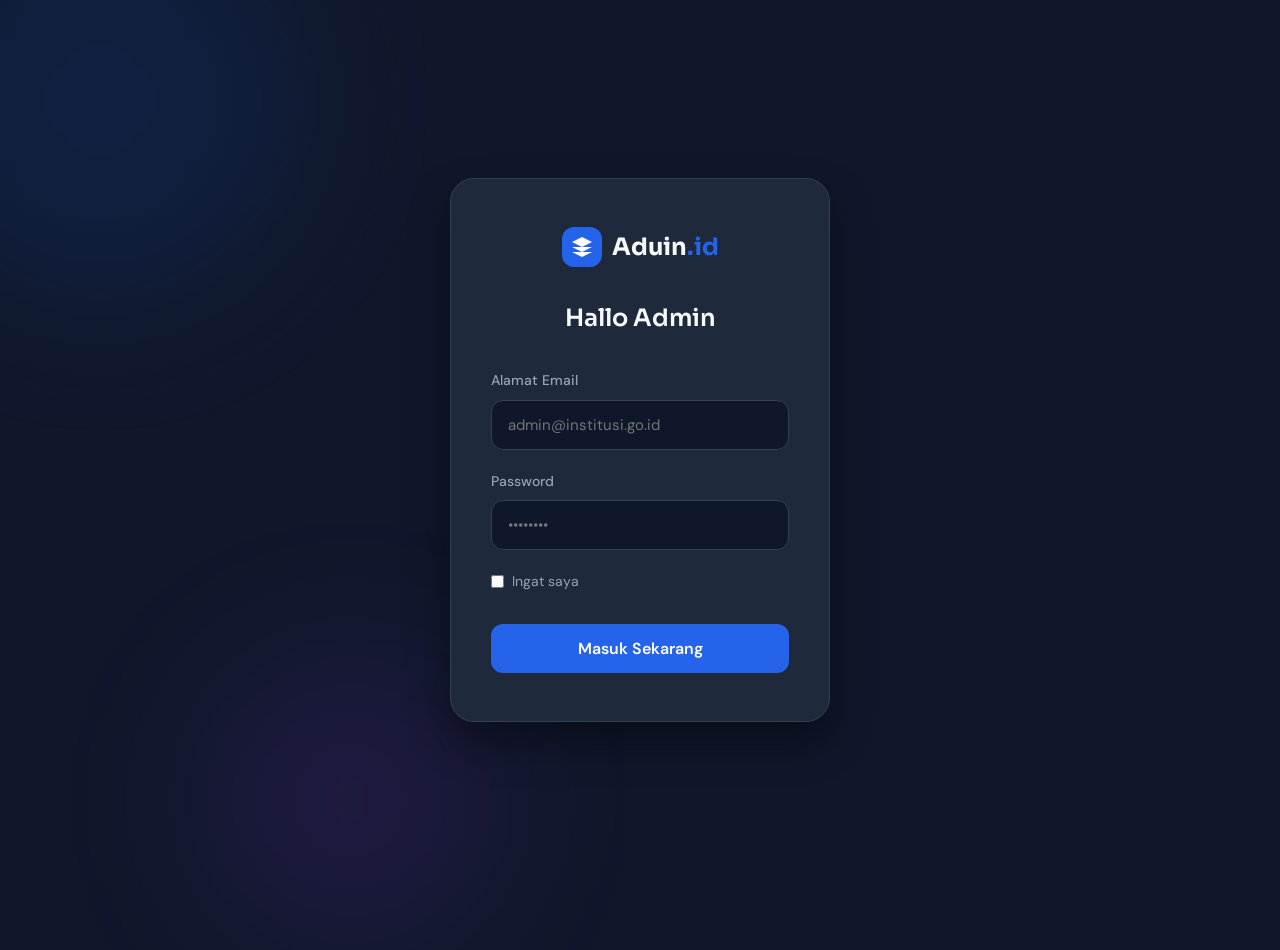
<file: admin.html>
<!doctype html>
<html lang="id">
<head>
  <meta charset="UTF-8" />
  <meta name="viewport" content="width=device-width, initial-scale=1.0" />
  <title>Aduin.id — Admin </title>
  <script>
    // Cek apakah admin sudah login
    if (sessionStorage.getItem("adminLoggedIn") !== "true") {
      window.location.replace("aduin-login.html");
    }
  </script>
  <link href="https://fonts.googleapis.com/css2?family=Sora:wght@400;500;600;700&family=DM+Sans:wght@400;500;600&display=swap" rel="stylesheet" />
  <link rel="stylesheet" href="css/admin.css" />
</head>
<body>
  <!-- SIDEBAR -->
  <aside class="sidebar" id="sidebar">
    <div class="sidebar-brand">
      <div class="sidebar-logo">
        <svg viewBox="0 0 24 24"><path d="M12 2L2 7l10 5 10-5-10-5zM2 17l10 5 10-5M2 12l10 5 10-5"/></svg>
      </div>
      <span>Aduin.id<span style="color:#60a5fa"></span></span>
    </div>
    <nav class="sidebar-nav">
      <div class="nav-label">Konten Landing Page</div>
      <a href="#section-hero" class="nav-item active" data-section="hero">🏠 Hero Section</a>
      <a href="#section-logos" class="nav-item" data-section="logos">🏢 Logo Partner</a>
      <a href="#section-features" class="nav-item" data-section="features">✨ Fitur</a>
      <a href="#section-how" class="nav-item" data-section="how">⚡ Cara Kerja</a>
      <a href="#section-pricing" class="nav-item" data-section="pricing">💎 Harga</a>
      <a href="#section-testimonials" class="nav-item" data-section="testimonials">💬 Testimoni</a>
      <a href="#section-cta" class="nav-item" data-section="cta">🚀 CTA</a>
      <a href="#section-footer" class="nav-item" data-section="footer">📋 Footer</a>
    </nav>
    <div class="sidebar-footer">
      <a href="index.html" target="_blank" class="btn-preview-site">👁 Lihat Landing Page</a>
      <button onclick="sessionStorage.removeItem('adminLoggedIn'); window.location.replace('aduin-login.html');" style="margin-top: 10px; width: 100%; background: #ef4444; color: white; border: none; padding: 10px; border-radius: 8px; cursor: pointer; font-family: inherit; font-weight: 500; font-size: 14px;">🚪 Keluar (Logout)</button>
    </div>
  </aside>

  <!-- MAIN -->
  <main class="main">
    <header class="topbar">
      <div>
        <h1 class="topbar-title">Landing Page</h1>
        <p class="topbar-sub">Edit konten tanpa mengubah kode HTML</p>
      </div>
      <div class="topbar-actions">
        <span class="save-status" id="saveStatus"></span>
        <button class="btn-primary" id="btnSave">💾 Simpan ke Firebase</button>
      </div>
    </header>

    <div class="content-area" id="contentArea">
      <!-- HERO -->
      <section class="cms-section" id="section-hero">
        <div class="section-header"><h2>🏠 Hero Section</h2><p>Bagian utama di atas landing page</p></div>
        <div class="form-grid">
          <div class="form-group full"><label>Badge Text</label><input type="text" data-path="hero.badge" /></div>
          <div class="form-group full"><label>Judul (HTML)</label><input type="text" data-path="hero.title" /><small>Gunakan &lt;span&gt; dan &lt;em&gt; untuk highlight</small></div>
          <div class="form-group full"><label>Sub-judul</label><textarea data-path="hero.subtitle" rows="2"></textarea></div>
          <div class="form-group"><label>Tombol Utama — Teks</label><input type="text" data-path="hero.ctaPrimary.text" /></div>
          <div class="form-group"><label>Tombol Utama — Link</label><input type="text" data-path="hero.ctaPrimary.link" /></div>
          <div class="form-group"><label>Tombol Kedua — Teks</label><input type="text" data-path="hero.ctaSecondary.text" /></div>
          <div class="form-group"><label>Tombol Kedua — Link</label><input type="text" data-path="hero.ctaSecondary.link" /></div>
        </div>
        <div class="array-section">
          <div class="array-header"><h3>📊 Statistik Hero</h3><button class="btn-add" data-array="hero.stats" data-template="stat">+ Tambah</button></div>
          <div class="array-items" data-array-container="hero.stats"></div>
        </div>
      </section>

      <!-- LOGOS -->
      <section class="cms-section" id="section-logos">
        <div class="section-header"><h2>🏢 Logo Partner</h2><p>Daftar institusi / partner</p></div>
        <div class="form-grid">
          <div class="form-group full"><label>Label</label><input type="text" data-path="logos.label" /></div>
        </div>
        <div class="array-section">
          <div class="array-header"><h3>Logo Items</h3><button class="btn-add" data-array="logos.items" data-template="logo">+ Tambah</button></div>
          <div class="array-items" data-array-container="logos.items"></div>
        </div>
      </section>

      <!-- FEATURES -->
      <section class="cms-section" id="section-features">
        <div class="section-header"><h2>✨ Fitur Unggulan</h2><p>Kartu-kartu fitur produk</p></div>
        <div class="form-grid">
          <div class="form-group"><label>Tag</label><input type="text" data-path="features.tag" /></div>
          <div class="form-group"><label>Judul</label><input type="text" data-path="features.title" /></div>
          <div class="form-group full"><label>Sub-judul</label><textarea data-path="features.subtitle" rows="2"></textarea></div>
        </div>
        <div class="array-section">
          <div class="array-header"><h3>Daftar Fitur</h3><button class="btn-add" data-array="features.items" data-template="feature">+ Tambah Fitur</button></div>
          <div class="array-items" data-array-container="features.items"></div>
        </div>
      </section>

      <!-- HOW IT WORKS -->
      <section class="cms-section" id="section-how">
        <div class="section-header"><h2>⚡ Cara Kerja</h2><p>Langkah-langkah penggunaan</p></div>
        <div class="form-grid">
          <div class="form-group"><label>Tag</label><input type="text" data-path="howItWorks.tag" /></div>
          <div class="form-group"><label>Judul</label><input type="text" data-path="howItWorks.title" /></div>
          <div class="form-group full"><label>Sub-judul</label><textarea data-path="howItWorks.subtitle" rows="2"></textarea></div>
        </div>
        <div class="array-section">
          <div class="array-header"><h3>Langkah</h3><button class="btn-add" data-array="howItWorks.steps" data-template="step">+ Tambah Langkah</button></div>
          <div class="array-items" data-array-container="howItWorks.steps"></div>
        </div>
      </section>

      <!-- PRICING -->
      <section class="cms-section" id="section-pricing">
        <div class="section-header"><h2>💎 Harga</h2><p>Paket harga layanan</p></div>
        <div class="form-grid">
          <div class="form-group"><label>Tag</label><input type="text" data-path="pricing.tag" /></div>
          <div class="form-group"><label>Judul</label><input type="text" data-path="pricing.title" /></div>
          <div class="form-group full"><label>Sub-judul</label><textarea data-path="pricing.subtitle" rows="2"></textarea></div>
        </div>
        <div class="array-section">
          <div class="array-header"><h3>Paket Harga</h3><button class="btn-add" data-array="pricing.plans" data-template="plan">+ Tambah Paket</button></div>
          <div class="array-items" data-array-container="pricing.plans"></div>
        </div>
      </section>

      <!-- TESTIMONIALS -->
      <section class="cms-section" id="section-testimonials">
        <div class="section-header"><h2>💬 Testimoni</h2><p>Ulasan dari pengguna</p></div>
        <div class="form-grid">
          <div class="form-group"><label>Tag</label><input type="text" data-path="testimonials.tag" /></div>
          <div class="form-group"><label>Judul</label><input type="text" data-path="testimonials.title" /></div>
          <div class="form-group full"><label>Sub-judul</label><textarea data-path="testimonials.subtitle" rows="2"></textarea></div>
        </div>
        <div class="array-section">
          <div class="array-header"><h3>Daftar Testimoni</h3><button class="btn-add" data-array="testimonials.items" data-template="testimonial">+ Tambah Testimoni</button></div>
          <div class="array-items" data-array-container="testimonials.items"></div>
        </div>
      </section>

      <!-- CTA -->
      <section class="cms-section" id="section-cta">
        <div class="section-header"><h2>🚀 Call to Action</h2><p>Bagian ajakan di bawah halaman</p></div>
        <div class="form-grid">
          <div class="form-group full"><label>Tag</label><input type="text" data-path="cta.tag" /></div>
          <div class="form-group full"><label>Judul</label><input type="text" data-path="cta.title" /></div>
          <div class="form-group full"><label>Sub-judul</label><textarea data-path="cta.subtitle" rows="2"></textarea></div>
          <div class="form-group"><label>Tombol Utama — Teks</label><input type="text" data-path="cta.primary.text" /></div>
          <div class="form-group"><label>Tombol Utama — Link</label><input type="text" data-path="cta.primary.link" /></div>
          <div class="form-group"><label>Tombol Kedua — Teks</label><input type="text" data-path="cta.secondary.text" /></div>
          <div class="form-group"><label>Tombol Kedua — Link</label><input type="text" data-path="cta.secondary.link" /></div>
        </div>
      </section>

      <!-- FOOTER -->
      <section class="cms-section" id="section-footer">
        <div class="section-header"><h2>📋 Footer</h2><p>Informasi di bagian bawah halaman</p></div>
        <div class="form-grid">
          <div class="form-group full"><label>Tagline</label><textarea data-path="footer.tagline" rows="2"></textarea></div>
          <div class="form-group full"><label>Copyright</label><input type="text" data-path="footer.copyright" /></div>
          <div class="form-group"><label>Email</label><input type="text" data-path="footer.contact.email" /></div>
          <div class="form-group"><label>Telepon</label><input type="text" data-path="footer.contact.phone" /></div>
          <div class="form-group full"><label>Alamat</label><input type="text" data-path="footer.contact.address" /></div>
        </div>
      </section>
    </div>
  </main>

  <script type="module" src="js/admin.js"></script>
</body>
</html>
</file>
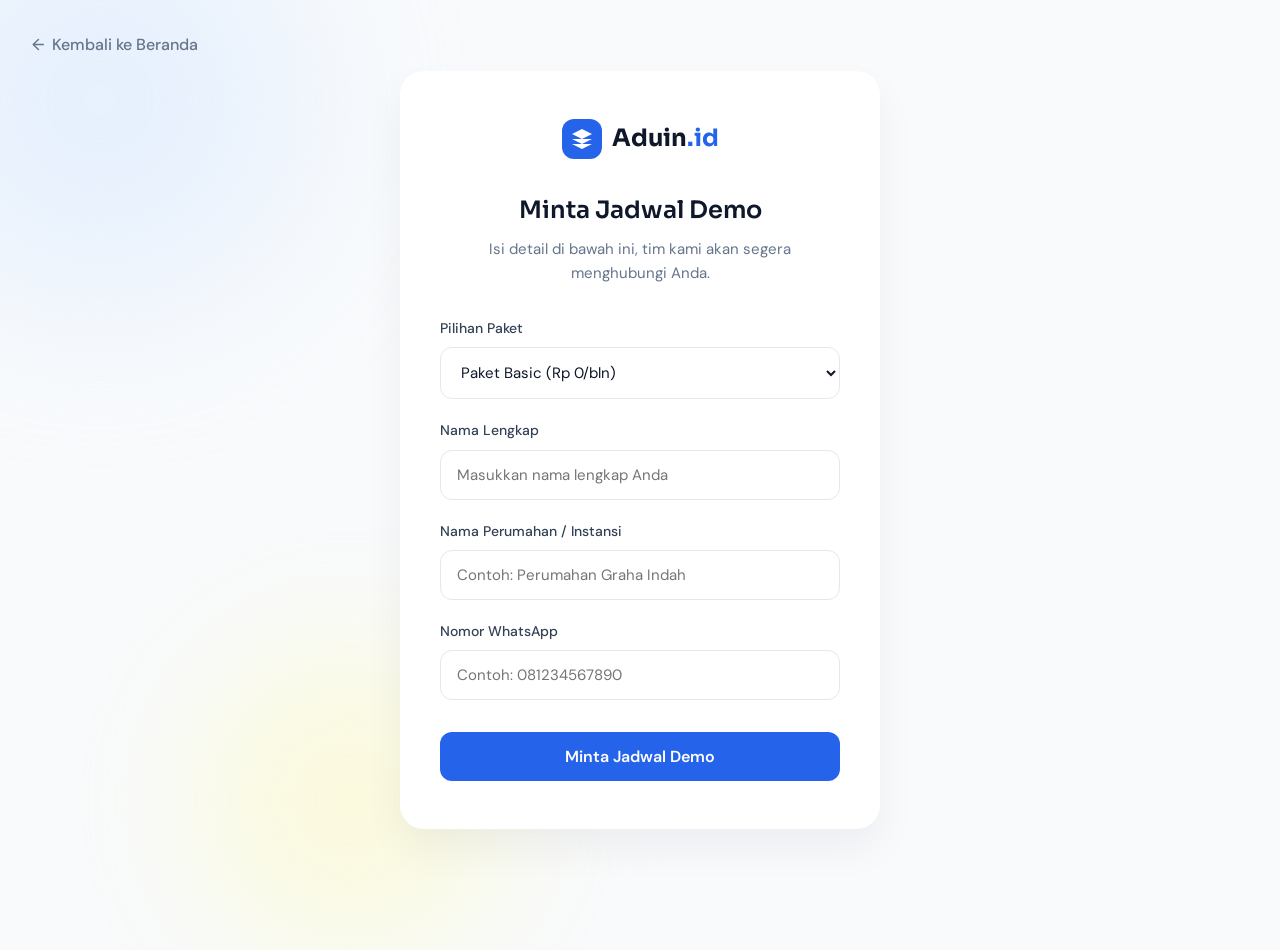
<file: aduin-contact.html>
<!doctype html>
<html lang="id">
  <head>
    <meta charset="UTF-8" />
    <meta name="viewport" content="width=device-width, initial-scale=1.0" />
    <title>Hubungi Kami — Aduin.id</title>
    <link
      href="https://fonts.googleapis.com/css2?family=Sora:wght@300;400;500;600;700;800&family=DM+Sans:ital,opsz,wght@0,9..40,300;0,9..40,400;0,9..40,500;0,9..40,600;1,9..40,400&display=swap"
      rel="stylesheet"
    />
    <link rel="stylesheet" href="css/style.css" />
    <style>
      body {
        margin: 0;
        font-family: "DM Sans", sans-serif;
        background-color: #f8fafc;
        display: flex;
        justify-content: center;
        align-items: center;
        min-height: 100vh;
        overflow-x: hidden;
        position: relative;
        padding: 40px 20px;
      }
      .blob {
        position: absolute;
        border-radius: 50%;
        filter: blur(80px);
        z-index: 1;
        opacity: 0.6;
      }
      .blob-1 {
        width: 400px;
        height: 400px;
        background: #dbeafe;
        top: -100px;
        left: -100px;
      }
      .blob-2 {
        width: 300px;
        height: 300px;
        background: #fef9c3;
        bottom: -50px;
        right: -50px;
      }
      .back-to-home {
        position: absolute;
        top: 32px;
        left: 32px;
        color: #64748b;
        text-decoration: none;
        font-weight: 500;
        display: flex;
        align-items: center;
        gap: 8px;
        z-index: 10;
        transition: color 0.2s;
      }
      .back-to-home:hover {
        color: #0f172a;
      }
      .contact-wrapper {
        width: 100%;
        max-width: 480px;
        position: relative;
        z-index: 10;
      }
      .contact-card {
        background: #ffffff;
        border-radius: 24px;
        padding: 48px 40px;
        box-shadow: 0 20px 40px rgba(15, 23, 42, 0.05);
      }
      .contact-logo {
        display: flex;
        align-items: center;
        justify-content: center;
        gap: 10px;
        text-decoration: none;
        margin-bottom: 32px;
      }
      .contact-logo-icon {
        background: #2563eb;
        color: white;
        width: 40px;
        height: 40px;
        border-radius: 12px;
        display: flex;
        align-items: center;
        justify-content: center;
      }
      .contact-logo-icon svg {
        width: 24px;
        height: 24px;
        fill: currentColor;
      }
      .contact-logo-text {
        font-family: "Sora", sans-serif;
        font-size: 24px;
        font-weight: 700;
        color: #0f172a;
      }
      .contact-logo-text span {
        color: #2563eb;
      }
      .contact-header {
        text-align: center;
        margin-bottom: 32px;
      }
      .contact-title {
        font-family: "Sora", sans-serif;
        font-size: 24px;
        font-weight: 600;
        color: #0f172a;
        margin: 0 0 8px;
      }
      .contact-sub {
        color: #64748b;
        font-size: 15px;
        margin: 0;
      }
      .form-group {
        margin-bottom: 20px;
      }
      .form-label {
        display: block;
        font-weight: 500;
        color: #334155;
        margin-bottom: 8px;
        font-size: 14px;
      }
      .form-input,
      .form-select {
        width: 100%;
        padding: 14px 16px;
        border: 1px solid #e2e8f0;
        border-radius: 12px;
        font-family: "DM Sans", sans-serif;
        font-size: 15px;
        color: #0f172a;
        box-sizing: border-box;
        transition: all 0.2s;
        background: white;
      }
      .form-input:focus,
      .form-select:focus {
        outline: none;
        border-color: #2563eb;
        box-shadow: 0 0 0 3px rgba(37, 99, 235, 0.1);
      }
      .btn-submit {
        width: 100%;
        padding: 14px;
        background: #2563eb;
        color: white;
        border: none;
        border-radius: 12px;
        font-family: "DM Sans", sans-serif;
        font-size: 16px;
        font-weight: 600;
        cursor: pointer;
        transition: background 0.2s;
        margin-top: 12px;
      }
      .btn-submit:hover {
        background: #1d4ed8;
      }
      @media (max-width: 768px) {
        body {
          align-items: flex-start;
          padding: 80px 20px 20px;
        }
        .back-to-home {
          top: 24px;
          left: 24px;
          font-size: 14px;
        }
        .contact-card {
          padding: 40px 24px;
        }
      }
    </style>
  </head>
  <body>
    <div class="blob blob-1"></div>
    <div class="blob blob-2"></div>

    <a href="index.html" class="back-to-home">
      <span>←</span> Kembali ke Beranda
    </a>

    <div class="contact-wrapper">
      <div class="contact-card">
        <a href="index.html" class="contact-logo">
          <div class="contact-logo-icon">
            <svg viewBox="0 0 24 24">
              <path
                d="M12 2L2 7l10 5 10-5-10-5zM2 17l10 5 10-5M2 12l10 5 10-5"
              />
            </svg>
          </div>
          <span class="contact-logo-text">Aduin<span>.id</span></span>
        </a>

        <div class="contact-header">
          <h1 class="contact-title" id="formTitle">Minta Jadwal Demo</h1>
          <p class="contact-sub">
            Isi detail di bawah ini, tim kami akan segera menghubungi Anda.
          </p>
        </div>

        <form action="aduin-success.html" method="GET">
          <div class="form-group">
            <label class="form-label">Pilihan Paket</label>
            <select class="form-select" id="paketSelect" name="paket">
              <option value="basic">Paket Basic (Rp 0/bln)</option>
              <option value="pro">Paket Pro (Rp 299k/bln)</option>
              <option value="enterprise">Paket Enterprise (Custom)</option>
            </select>
          </div>
          <div class="form-group">
            <label class="form-label">Nama Lengkap</label>
            <input
              type="text"
              class="form-input"
              placeholder="Masukkan nama lengkap Anda"
              required
            />
          </div>
          <div class="form-group">
            <label class="form-label">Nama Perumahan / Instansi</label>
            <input
              type="text"
              class="form-input"
              placeholder="Contoh: Perumahan Graha Indah"
              required
            />
          </div>
          <div class="form-group">
            <label class="form-label">Nomor WhatsApp</label>
            <input
              type="tel"
              class="form-input"
              placeholder="Contoh: 081234567890"
              required
            />
          </div>

          <button type="submit" class="btn-submit" id="btnSubmit">
            Minta Jadwal Demo
          </button>
        </form>
      </div>
    </div>

    <script>
      // Mengambil parameter paket dari URL
      const urlParams = new URLSearchParams(window.location.search);
      const paketParam = urlParams.get("paket");
      const paketSelect = document.getElementById("paketSelect");

      // Jika ada parameter, atur nilai dropdown
      if (paketParam) {
        paketSelect.value = paketParam;
        updateForm(paketParam);
      }

      // Ubah teks saat opsi dropdown diganti oleh user
      paketSelect.addEventListener("change", function (e) {
        updateForm(e.target.value);
      });

      function updateForm(paketValue) {
        const formTitle = document.getElementById("formTitle");
        const btnSubmit = document.getElementById("btnSubmit");

        if (paketValue === "enterprise") {
          formTitle.textContent = "Hubungi Tim Sales";
          btnSubmit.textContent = "Hubungi Sales";
        } else {
          formTitle.textContent = "Minta Jadwal Demo";
          btnSubmit.textContent = "Minta Jadwal Demo";
        }
      }
    </script>
  </body>
</html>
</file>
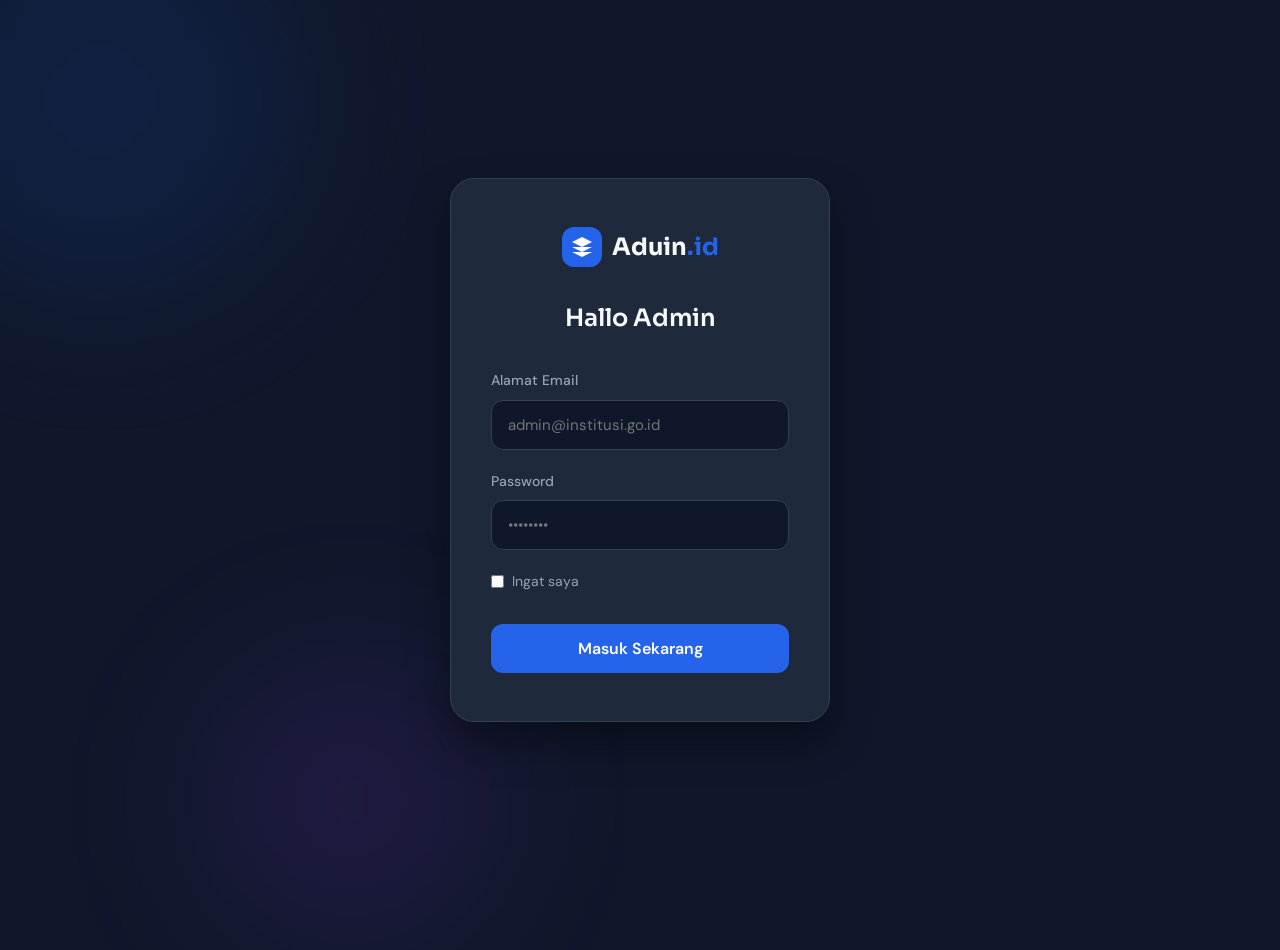
<file: aduin-login.html>
<!doctype html>
<html lang="id">
  <head>
    <meta charset="UTF-8" />
    <meta name="viewport" content="width=device-width, initial-scale=1.0" />
    <title>Masuk — Aduin.id</title>
    <link
      href="https://fonts.googleapis.com/css2?family=Sora:wght@300;400;500;600;700;800&family=DM+Sans:ital,opsz,wght@0,9..40,300;0,9..40,400;0,9..40,500;0,9..40,600;1,9..40,400&display=swap"
      rel="stylesheet"
    />
    <link rel="stylesheet" href="css/style.css" />
    <style>
      /* Gaya Khusus Halaman Login */
      body {
        margin: 0;
        font-family: "DM Sans", sans-serif;
        background-color: #0f172a;
        display: flex;
        justify-content: center;
        align-items: center;
        min-height: 100vh;
        overflow: hidden;
        position: relative;
      }
      .blob {
        position: absolute;
        border-radius: 50%;
        filter: blur(80px);
        z-index: 1;
        opacity: 0.6;
      }
      .blob-1 {
        width: 400px;
        height: 400px;
        background: rgba(37, 99, 235, 0.2);
        top: -100px;
        left: -100px;
      }
      .blob-2 {
        width: 300px;
        height: 300px;
        background: rgba(147, 51, 234, 0.2);
        bottom: -50px;
        right: -50px;
      }
      .login-wrapper {
        width: 100%;
        max-width: 420px;
        padding: 20px;
        position: relative;
        z-index: 10;
      }
      .login-card {
        background: #1e293b;
        border-radius: 24px;
        padding: 48px 40px;
        box-shadow: 0 20px 40px rgba(0, 0, 0, 0.4);
        border: 1px solid #334155;
      }
      .login-logo {
        display: flex;
        align-items: center;
        justify-content: center;
        gap: 10px;
        text-decoration: none;
        margin-bottom: 32px;
      }
      .login-logo-icon {
        background: #2563eb;
        color: white;
        width: 40px;
        height: 40px;
        border-radius: 12px;
        display: flex;
        align-items: center;
        justify-content: center;
      }
      .login-logo-icon svg {
        width: 24px;
        height: 24px;
        fill: currentColor;
      }
      .login-logo-text {
        font-family: "Sora", sans-serif;
        font-size: 24px;
        font-weight: 700;
        color: #f8fafc;
      }
      .login-logo-text span {
        color: #2563eb;
      }
      .login-header {
        text-align: center;
        margin-bottom: 32px;
      }
      .login-title {
        font-family: "Sora", sans-serif;
        font-size: 24px;
        font-weight: 600;
        color: #f8fafc;
        margin: 0 0 8px;
      }
      .login-sub {
        color: #94a3b8;
        font-size: 15px;
        margin: 0;
      }
      .form-group {
        margin-bottom: 20px;
      }
      .form-label {
        display: block;
        font-weight: 500;
        color: #94a3b8;
        margin-bottom: 8px;
        font-size: 14px;
      }
      .form-input {
        width: 100%;
        padding: 14px 16px;
        background: #0f172a;
        border: 1px solid #334155;
        border-radius: 12px;
        font-family: "DM Sans", sans-serif;
        font-size: 15px;
        color: #f8fafc;
        box-sizing: border-box;
        transition: all 0.2s;
      }
      .form-input:focus {
        outline: none;
        border-color: #2563eb;
        box-shadow: 0 0 0 3px rgba(37, 99, 235, 0.2);
      }
      .form-options {
        display: flex;
        justify-content: space-between;
        align-items: center;
        margin-bottom: 32px;
        font-size: 14px;
      }
      .checkbox-label {
        display: flex;
        align-items: center;
        gap: 8px;
        color: #94a3b8;
        cursor: pointer;
      }
      .forgot-link {
        color: #2563eb;
        text-decoration: none;
        font-weight: 500;
      }
      .forgot-link:hover {
        text-decoration: underline;
      }
      .btn-submit {
        width: 100%;
        padding: 14px;
        background: #2563eb;
        color: white;
        border: none;
        border-radius: 12px;
        font-family: "DM Sans", sans-serif;
        font-size: 16px;
        font-weight: 600;
        cursor: pointer;
        transition: background 0.2s;
      }
      .btn-submit:hover {
        background: #1d4ed8;
      }
      .login-footer {
        text-align: center;
        margin-top: 24px;
        font-size: 15px;
        color: #64748b;
      }
      .login-footer a {
        color: #2563eb;
        text-decoration: none;
        font-weight: 600;
      }
      .login-footer a:hover {
        text-decoration: underline;
      }
      @media (max-width: 768px) {
        body {
          align-items: flex-start;
          padding: 80px 20px 20px;
        }
        .back-to-home {
          top: 24px;
          left: 24px;
          font-size: 14px;
        }
        .login-card {
          padding: 40px 24px;
        }
      }
    </style>
  </head>
  <body>
    <div class="blob blob-1"></div>
    <div class="blob blob-2"></div>
    <div class="login-wrapper">
      <div class="login-card">
        <a href="index.html" class="login-logo">
          <div class="login-logo-icon">
            <svg viewBox="0 0 24 24">
              <path
                d="M12 2L2 7l10 5 10-5-10-5zM2 17l10 5 10-5M2 12l10 5 10-5"
              />
            </svg>
          </div>
          <span class="login-logo-text">Aduin<span>.id</span></span>
        </a>
        <div class="login-header">
          <h1 class="login-title">Hallo Admin</h1>
        </div>
        <form id="loginForm">
          <div class="form-group">
            <label class="form-label">Alamat Email</label>
            <input
              type="email"
              class="form-input"
              placeholder="admin@institusi.go.id"
              required
            />
          </div>
          <div class="form-group">
            <label class="form-label">Password</label>
            <input
              type="password"
              class="form-input"
              placeholder="••••••••"
              required
            />
          </div>
          <div class="form-options">
            <label class="checkbox-label"
              ><input type="checkbox" /> Ingat saya</label
            >
          </div>
          <button type="submit" class="btn-submit">Masuk Sekarang</button>
        </form>
      </div>
    </div>

    <script>
      document.getElementById("loginForm").addEventListener("submit", function(e) {
        e.preventDefault(); // Mencegah form melakukan refresh halaman
        
        // Ambil nilai email dan password
        const email = this.querySelector('input[type="email"]').value;
        const password = this.querySelector('input[type="password"]').value;
        
        // Cek kecocokan (Kredensial hardcode tanpa database)
        if (email === "admin@aduin.id" && password === "admin123") {
          // Simpan sesi login di browser
          sessionStorage.setItem("adminLoggedIn", "true");
          // Arahkan ke halaman admin
          window.location.href = "admin.html";
        } else {
          alert("Email atau password salah!");
        }
      });
    </script>
  </body>
</html>
</file>
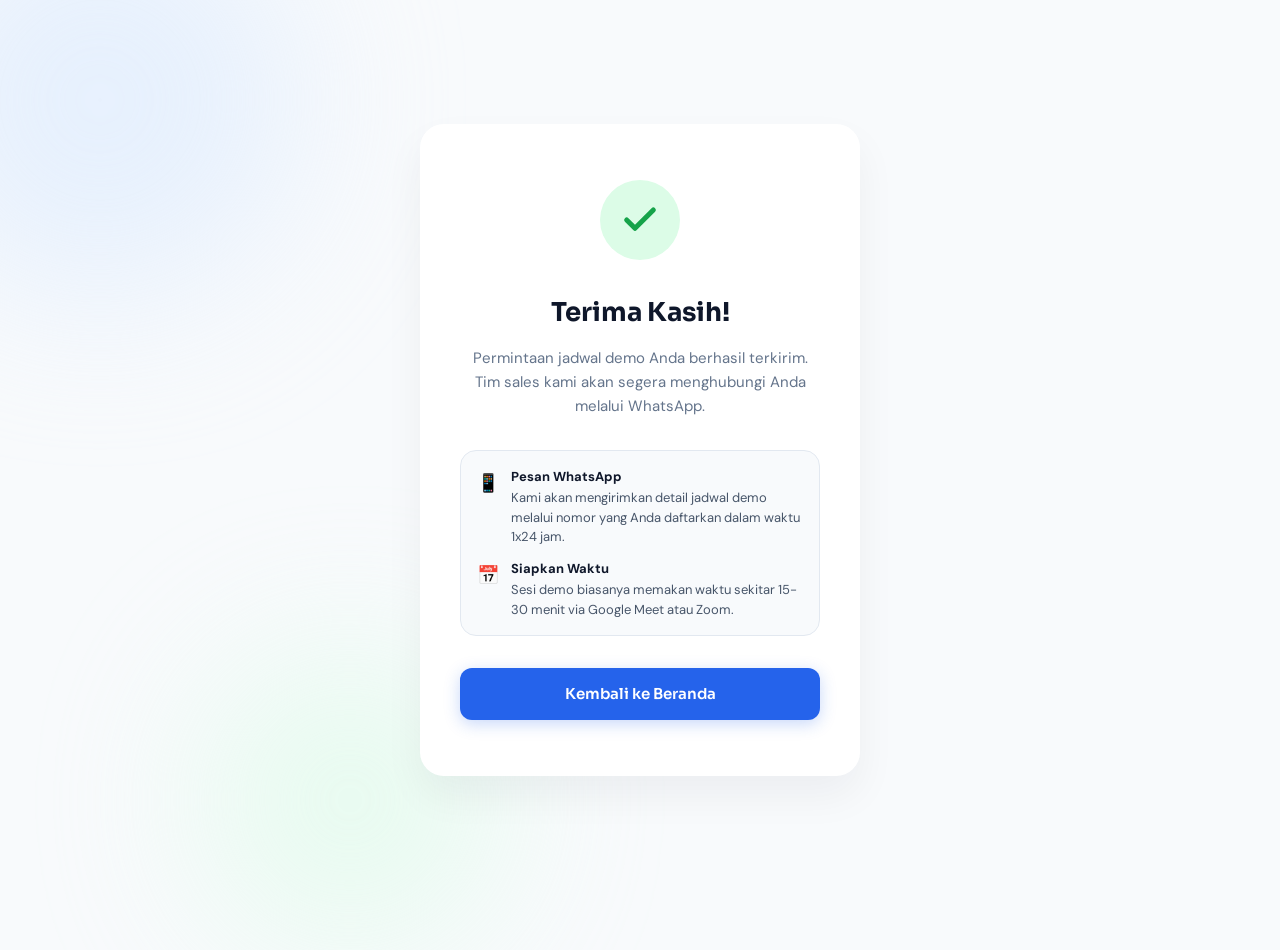
<file: aduin-success.html>
<!doctype html>
<html lang="id">
  <head>
    <meta charset="UTF-8" />
    <meta name="viewport" content="width=device-width, initial-scale=1.0" />
    <title>Terima Kasih — Aduin.id</title>
    <link
      href="https://fonts.googleapis.com/css2?family=Sora:wght@300;400;500;600;700;800&family=DM+Sans:ital,opsz,wght@0,9..40,300;0,9..40,400;0,9..40,500;0,9..40,600;1,9..40,400&display=swap"
      rel="stylesheet"
    />
    <link rel="stylesheet" href="css/style.css" />
    <style>
      body {
        margin: 0;
        font-family: "DM Sans", sans-serif;
        background-color: #f8fafc;
        display: flex;
        justify-content: center;
        align-items: center;
        min-height: 100vh;
        overflow: hidden;
        position: relative;
        padding: 40px 20px;
      }
      .blob {
        position: absolute;
        border-radius: 50%;
        filter: blur(80px);
        z-index: 1;
        opacity: 0.6;
      }
      .blob-1 {
        width: 400px;
        height: 400px;
        background: #dbeafe;
        top: -100px;
        left: -100px;
      }
      .blob-2 {
        width: 300px;
        height: 300px;
        background: #dcfce7;
        bottom: -50px;
        right: -50px;
      }
      .success-wrapper {
        width: 100%;
        max-width: 440px;
        position: relative;
        z-index: 10;
        animation: slideUpFade 0.6s cubic-bezier(0.16, 1, 0.3, 1) forwards;
      }
      @keyframes slideUpFade {
        from {
          opacity: 0;
          transform: translateY(40px);
        }
        to {
          opacity: 1;
          transform: translateY(0);
        }
      }
      .success-card {
        background: #ffffff;
        border-radius: 24px;
        padding: 56px 40px;
        box-shadow: 0 20px 40px rgba(15, 23, 42, 0.05);
        text-align: center;
      }
      
      /* Animated Checkmark */
      .success-icon-wrap {
        width: 80px;
        height: 80px;
        background: #dcfce7;
        border-radius: 50%;
        display: flex;
        align-items: center;
        justify-content: center;
        margin: 0 auto 32px;
        animation: scaleIn 0.5s cubic-bezier(0.175, 0.885, 0.32, 1.275) 0.2s both;
      }
      @keyframes scaleIn {
        from { transform: scale(0); }
        to { transform: scale(1); }
      }
      .success-icon-wrap svg {
        width: 40px;
        height: 40px;
        fill: none;
        stroke: #16a34a;
        stroke-width: 3;
        stroke-linecap: round;
        stroke-linejoin: round;
        stroke-dasharray: 60;
        stroke-dashoffset: 60;
        animation: drawCheck 0.5s ease forwards 0.6s;
      }
      @keyframes drawCheck {
        to { stroke-dashoffset: 0; }
      }

      .success-title {
        font-family: "Sora", sans-serif;
        font-size: 26px;
        font-weight: 700;
        color: #0f172a;
        margin: 0 0 12px;
        opacity: 0;
        animation: fadeIn 0.4s ease forwards 0.8s;
      }
      .success-sub {
        color: #64748b;
        font-size: 15px;
        line-height: 1.6;
        margin: 0 0 32px;
        opacity: 0;
        animation: fadeIn 0.4s ease forwards 0.9s;
      }
      .success-details {
        background: #f8fafc;
        border: 1px solid #e2e8f0;
        border-radius: 16px;
        padding: 16px;
        margin-bottom: 32px;
        opacity: 0;
        animation: fadeIn 0.4s ease forwards 1s;
      }
      .detail-row {
        display: flex;
        align-items: flex-start;
        gap: 12px;
        text-align: left;
        margin-bottom: 12px;
      }
      .detail-row:last-child {
        margin-bottom: 0;
      }
      .detail-icon {
        font-size: 18px;
        margin-top: 2px;
      }
      .detail-text {
        font-size: 13px;
        color: #475569;
        line-height: 1.5;
      }
      .detail-text strong {
        color: #0f172a;
        display: block;
        margin-bottom: 2px;
      }

      .btn-back {
        display: inline-flex;
        align-items: center;
        justify-content: center;
        width: 100%;
        padding: 14px;
        background: #2563eb;
        color: white;
        border: none;
        border-radius: 12px;
        font-family: "Sora", sans-serif;
        font-size: 15px;
        font-weight: 600;
        cursor: pointer;
        text-decoration: none;
        transition: all 0.2s;
        box-shadow: 0 4px 16px rgba(37, 99, 235, 0.25);
        opacity: 0;
        animation: fadeIn 0.4s ease forwards 1.1s;
      }
      .btn-back:hover {
        background: #1d4ed8;
        transform: translateY(-2px);
        box-shadow: 0 6px 20px rgba(37, 99, 235, 0.3);
      }

      @keyframes fadeIn {
        to { opacity: 1; }
      }

      @media (max-width: 768px) {
        .success-card {
          padding: 40px 24px;
        }
      }
    </style>
  </head>
  <body>
    <div class="blob blob-1"></div>
    <div class="blob blob-2"></div>

    <div class="success-wrapper">
      <div class="success-card">
        <div class="success-icon-wrap">
          <svg viewBox="0 0 24 24">
            <polyline points="20 6 9 17 4 12"></polyline>
          </svg>
        </div>

        <h1 class="success-title">Terima Kasih!</h1>
        <p class="success-sub">
          Permintaan jadwal demo Anda berhasil terkirim. Tim sales kami akan segera menghubungi Anda melalui WhatsApp.
        </p>

        <div class="success-details">
          <div class="detail-row">
            <div class="detail-icon">📱</div>
            <div class="detail-text">
              <strong>Pesan WhatsApp</strong>
              Kami akan mengirimkan detail jadwal demo melalui nomor yang Anda daftarkan dalam waktu 1x24 jam.
            </div>
          </div>
          <div class="detail-row">
            <div class="detail-icon">📅</div>
            <div class="detail-text">
              <strong>Siapkan Waktu</strong>
              Sesi demo biasanya memakan waktu sekitar 15-30 menit via Google Meet atau Zoom.
            </div>
          </div>
        </div>

        <a href="index.html" class="btn-back">Kembali ke Beranda</a>
      </div>
    </div>
  </body>
</html>
</file>
<file: css/admin.css>
/* ===== ADMIN CMS STYLES ===== */
:root {
  --sidebar-w: 260px;
  --bg: #f8fafc;
  --sidebar-bg: #0f172a;
  --sidebar-text: #94a3b8;
  --sidebar-active: #60a5fa;
  --card-bg: #fff;
  --border: #e2e8f0;
  --blue: #2563eb;
  --blue-hover: #1d4ed8;
  --text: #1e293b;
  --muted: #64748b;
  --danger: #ef4444;
  --green: #10b981;
  --radius: 12px;
}

* { margin: 0; padding: 0; box-sizing: border-box; }

body {
  font-family: 'DM Sans', sans-serif;
  background: var(--bg);
  color: var(--text);
  display: flex;
  min-height: 100vh;
}

/* SIDEBAR */
.sidebar {
  width: var(--sidebar-w);
  background: var(--sidebar-bg);
  position: fixed;
  top: 0; left: 0; bottom: 0;
  display: flex;
  flex-direction: column;
  z-index: 100;
  overflow-y: auto;
}

.sidebar-brand {
  display: flex;
  align-items: center;
  gap: 10px;
  padding: 24px 20px;
  font-family: 'Sora', sans-serif;
  font-weight: 700;
  font-size: 20px;
  color: #fff;
  border-bottom: 1px solid rgba(255,255,255,0.06);
}

.sidebar-logo {
  width: 34px; height: 34px;
  background: linear-gradient(135deg, #2563eb, #7c3aed);
  border-radius: 10px;
  display: flex; align-items: center; justify-content: center;
}
.sidebar-logo svg { width: 18px; height: 18px; stroke: #fff; fill: none; stroke-width: 2; stroke-linecap: round; stroke-linejoin: round; }

.sidebar-nav { flex: 1; padding: 16px 12px; }

.nav-label {
  font-size: 11px;
  font-weight: 600;
  text-transform: uppercase;
  letter-spacing: 1px;
  color: #475569;
  padding: 8px 12px 6px;
}

.nav-item {
  display: block;
  padding: 10px 14px;
  color: var(--sidebar-text);
  text-decoration: none;
  font-size: 14px;
  font-weight: 500;
  border-radius: 8px;
  margin-bottom: 2px;
  transition: all 0.15s;
}
.nav-item:hover { background: rgba(255,255,255,0.06); color: #e2e8f0; }
.nav-item.active { background: rgba(96,165,250,0.12); color: var(--sidebar-active); }

.sidebar-footer { padding: 16px; border-top: 1px solid rgba(255,255,255,0.06); }

.btn-preview-site {
  display: block;
  text-align: center;
  padding: 10px;
  background: rgba(255,255,255,0.08);
  color: #e2e8f0;
  text-decoration: none;
  border-radius: 8px;
  font-weight: 600;
  font-size: 13px;
  transition: background 0.15s;
}
.btn-preview-site:hover { background: rgba(255,255,255,0.14); }

/* MAIN */
.main {
  margin-left: var(--sidebar-w);
  flex: 1;
  display: flex;
  flex-direction: column;
}

.topbar {
  display: flex;
  justify-content: space-between;
  align-items: center;
  padding: 20px 32px;
  background: var(--card-bg);
  border-bottom: 1px solid var(--border);
  position: sticky; top: 0; z-index: 50;
  flex-wrap: wrap;
  gap: 12px;
}
.topbar-title { font-family: 'Sora', sans-serif; font-size: 22px; font-weight: 700; }
.topbar-sub { color: var(--muted); font-size: 14px; margin-top: 2px; }

.topbar-actions { display: flex; align-items: center; gap: 10px; }

.save-status { font-size: 13px; color: var(--green); font-weight: 500; }

.btn-primary, .btn-secondary {
  padding: 10px 18px;
  border: none;
  border-radius: 8px;
  font-weight: 600;
  font-size: 14px;
  cursor: pointer;
  font-family: inherit;
  transition: all 0.15s;
}
.btn-primary { background: var(--blue); color: #fff; }
.btn-primary:hover { background: var(--blue-hover); }
.btn-secondary { background: #f1f5f9; color: var(--text); border: 1px solid var(--border); }
.btn-secondary:hover { background: #e2e8f0; }

/* CONTENT */
.content-area { padding: 28px 32px; }

.cms-section {
  background: var(--card-bg);
  border: 1px solid var(--border);
  border-radius: var(--radius);
  padding: 28px;
  margin-bottom: 24px;
}

.section-header { margin-bottom: 24px; border-bottom: 1px solid var(--border); padding-bottom: 16px; }
.section-header h2 { font-family: 'Sora', sans-serif; font-size: 18px; font-weight: 700; }
.section-header p { color: var(--muted); font-size: 14px; margin-top: 4px; }

/* FORMS */
.form-grid { display: grid; grid-template-columns: 1fr 1fr; gap: 16px; margin-bottom: 20px; }
.form-group { display: flex; flex-direction: column; gap: 6px; }
.form-group.full { grid-column: 1 / -1; }

.form-group label { font-size: 13px; font-weight: 600; color: var(--text); }
.form-group small { font-size: 12px; color: var(--muted); }

.form-group input, .form-group textarea, .form-group select {
  padding: 10px 14px;
  border: 1px solid var(--border);
  border-radius: 8px;
  font-family: inherit;
  font-size: 14px;
  outline: none;
  transition: border 0.15s;
  background: #fff;
  color: var(--text);
}
.form-group input:focus, .form-group textarea:focus, .form-group select:focus {
  border-color: var(--blue);
  box-shadow: 0 0 0 3px rgba(37,99,235,0.1);
}
.form-group textarea { resize: vertical; }

/* ARRAY SECTIONS */
.array-section { margin-top: 8px; }
.array-header { display: flex; justify-content: space-between; align-items: center; margin-bottom: 12px; }
.array-header h3 { font-size: 15px; font-weight: 700; color: var(--text); }

.btn-add {
  padding: 8px 16px;
  background: #f0fdf4;
  color: #16a34a;
  border: 1px solid #bbf7d0;
  border-radius: 8px;
  font-weight: 600;
  font-size: 13px;
  cursor: pointer;
  font-family: inherit;
}
.btn-add:hover { background: #dcfce7; }

.array-card {
  background: #f8fafc;
  border: 1px solid var(--border);
  border-radius: 10px;
  padding: 18px;
  margin-bottom: 10px;
  position: relative;
  transition: box-shadow 0.15s;
}
.array-card:hover { box-shadow: 0 2px 8px rgba(0,0,0,0.04); }

.array-card .card-grid { display: grid; grid-template-columns: 1fr 1fr; gap: 12px; }
.array-card .card-grid.cols-3 { grid-template-columns: 1fr 1fr 1fr; }

.btn-remove {
  position: absolute;
  top: 10px; right: 10px;
  width: 28px; height: 28px;
  border-radius: 6px;
  border: 1px solid #fecaca;
  background: #fef2f2;
  color: var(--danger);
  cursor: pointer;
  font-size: 14px;
  display: flex; align-items: center; justify-content: center;
  transition: all 0.15s;
}
.btn-remove:hover { background: #fee2e2; }

/* FEATURE LIST in pricing */
.feature-list-editor { margin-top: 12px; }
.feature-list-editor .fl-item {
  display: flex; align-items: center; gap: 8px; margin-bottom: 6px;
}
.feature-list-editor .fl-item input[type="text"] {
  flex: 1; padding: 8px 12px; border: 1px solid var(--border); border-radius: 6px; font-size: 13px; font-family: inherit;
}
.feature-list-editor .fl-item input[type="checkbox"] { width: 18px; height: 18px; accent-color: var(--blue); cursor: pointer; }
.feature-list-editor .fl-remove {
  width: 24px; height: 24px; border: none; background: #fef2f2; color: var(--danger); border-radius: 4px; cursor: pointer; font-size: 12px;
}
.btn-add-feature {
  margin-top: 6px;
  padding: 6px 12px;
  background: none;
  border: 1px dashed var(--border);
  border-radius: 6px;
  font-size: 12px;
  cursor: pointer;
  color: var(--muted);
  font-family: inherit;
}
.btn-add-feature:hover { border-color: var(--blue); color: var(--blue); }

/* RESPONSIVE */
@media (max-width: 900px) {
  .sidebar { width: 220px; }
  .main { margin-left: 220px; }
  .form-grid { grid-template-columns: 1fr; }
  .array-card .card-grid { grid-template-columns: 1fr; }
}

@media (max-width: 700px) {
  .sidebar { display: none; }
  .main { margin-left: 0; }
  .topbar { padding: 16px; }
  .content-area { padding: 16px; }
}
</file>
<file: css/style.css>
:root {
  --blue: #2563EB;
  --blue-light: #3B82F6;
  --blue-dark: #1D4ED8;
  --green: #10B981;
  --green-light: #34D399;
  --white: #FFFFFF;
  --gray-bg: #F8FAFC;
  --dark: #0F172A;
  --dark-2: #1E293B;
  --muted: #64748B;
  --border: #E2E8F0;
  --border-light: #F1F5F9;
}

*, *::before, *::after { box-sizing: border-box; margin: 0; padding: 0; }

html { scroll-behavior: smooth; }

body {
  font-family: 'DM Sans', sans-serif;
  background: var(--white);
  color: var(--dark);
  overflow-x: hidden;
  line-height: 1.6;
}

h1, h2, h3, h4, h5 { font-family: 'Sora', sans-serif; }

/* ── NAV ── */
nav {
  position: fixed; top: 0; left: 0; right: 0; z-index: 1000;
  padding: 0 40px;
  height: 68px;
  display: flex; align-items: center; justify-content: space-between;
  background: rgba(255,255,255,0.85);
  backdrop-filter: blur(16px);
  border-bottom: 1px solid rgba(226,232,240,0.8);
  transition: all .3s ease;
}
.nav-logo { display: flex; align-items: center; gap: 10px; text-decoration: none; }
.nav-logo-icon {
  width: 36px; height: 36px; border-radius: 10px;
  background: linear-gradient(135deg, var(--blue), var(--blue-light));
  display: flex; align-items: center; justify-content: center;
  box-shadow: 0 4px 12px rgba(37,99,235,0.35);
}
.nav-logo-icon svg { width: 20px; height: 20px; fill: white; }
.nav-logo-text { font-family: 'Sora', sans-serif; font-weight: 700; font-size: 18px; color: var(--dark); }
.nav-logo-text span { color: var(--blue); }
.nav-links { display: flex; align-items: center; gap: 32px; }
.nav-links a {
  text-decoration: none; font-size: 14px; font-weight: 500;
  color: var(--muted); transition: color .2s;
}
.nav-links a:hover { color: var(--dark); }
.nav-actions { display: flex; align-items: center; gap: 12px; }
.btn-ghost {
  padding: 8px 18px; border-radius: 10px; font-size: 14px; font-weight: 500;
  color: var(--dark); background: transparent; border: none; cursor: pointer;
  transition: background .2s; text-decoration: none; display: inline-flex; align-items: center;
}
.btn-ghost:hover { background: var(--border-light); }
.btn-primary {
  padding: 9px 20px; border-radius: 10px; font-size: 14px; font-weight: 600;
  color: white; background: var(--blue); border: none; cursor: pointer;
  transition: all .2s; text-decoration: none; display: inline-flex; align-items: center; gap: 6px;
  box-shadow: 0 2px 8px rgba(37,99,235,0.3);
}
.btn-primary:hover { background: var(--blue-dark); box-shadow: 0 4px 16px rgba(37,99,235,0.4); transform: translateY(-1px); }

/* ── HERO ── */
#hero {
  min-height: 100vh;
  padding: 120px 40px 80px;
  display: grid;
  grid-template-columns: 1fr 1fr;
  gap: 60px;
  align-items: center;
  max-width: 1280px;
  margin: 0 auto;
  position: relative;
}
.hero-bg {
  position: fixed; inset: 0; z-index: -1; pointer-events: none;
  background: 
    radial-gradient(ellipse 80% 60% at 20% 10%, rgba(37,99,235,0.06) 0%, transparent 60%),
    radial-gradient(ellipse 60% 50% at 80% 80%, rgba(16,185,129,0.05) 0%, transparent 60%),
    #fff;
}
.hero-blob {
  position: absolute; border-radius: 50%; filter: blur(80px); pointer-events: none; opacity: 0.5;
}
.blob-1 { width: 500px; height: 500px; background: rgba(37,99,235,0.08); top: -100px; right: -100px; animation: blobFloat 8s ease-in-out infinite; }
.blob-2 { width: 300px; height: 300px; background: rgba(16,185,129,0.07); bottom: 0; left: 200px; animation: blobFloat 10s ease-in-out infinite reverse; }

@keyframes blobFloat {
  0%, 100% { transform: translate(0,0) scale(1); }
  33% { transform: translate(20px,-20px) scale(1.05); }
  66% { transform: translate(-10px,15px) scale(0.97); }
}

.hero-badge {
  display: inline-flex; align-items: center; gap: 8px;
  padding: 6px 14px; border-radius: 100px;
  background: rgba(37,99,235,0.08);
  border: 1px solid rgba(37,99,235,0.15);
  font-size: 13px; font-weight: 500; color: var(--blue);
  margin-bottom: 24px; width: fit-content;
}
.badge-dot { width: 7px; height: 7px; border-radius: 50%; background: var(--green); animation: pulse 2s infinite; }
@keyframes pulse { 0%,100%{opacity:1;transform:scale(1)}50%{opacity:.7;transform:scale(1.2)} }

.hero-left h1 {
  font-size: clamp(36px, 4.5vw, 58px);
  font-weight: 800;
  line-height: 1.1;
  letter-spacing: -0.03em;
  color: var(--dark);
  margin-bottom: 20px;
}
.hero-left h1 span { color: var(--blue); }
.hero-left h1 em { color: var(--green); font-style: normal; }
.hero-sub {
  font-size: 17px; color: var(--muted); line-height: 1.65;
  margin-bottom: 36px; max-width: 460px; font-weight: 400;
}
.hero-actions { display: flex; gap: 12px; align-items: center; flex-wrap: wrap; margin-bottom: 48px; }
.btn-hero-primary {
  padding: 14px 28px; border-radius: 14px; font-size: 15px; font-weight: 600;
  color: white; background: var(--blue); border: none; cursor: pointer;
  transition: all .25s; text-decoration: none; display: inline-flex; align-items: center; gap: 8px;
  box-shadow: 0 4px 20px rgba(37,99,235,0.35), 0 1px 3px rgba(0,0,0,0.1);
  font-family: 'Sora', sans-serif;
}
.btn-hero-primary:hover { transform: translateY(-2px); box-shadow: 0 8px 28px rgba(37,99,235,0.42); }
.btn-hero-outline {
  padding: 13px 26px; border-radius: 14px; font-size: 15px; font-weight: 500;
  color: var(--dark); background: white; border: 1.5px solid var(--border); cursor: pointer;
  transition: all .25s; text-decoration: none; display: inline-flex; align-items: center; gap: 8px;
  box-shadow: 0 1px 4px rgba(0,0,0,0.06); font-family: 'Sora', sans-serif;
}
.btn-hero-outline:hover { border-color: var(--blue); color: var(--blue); transform: translateY(-1px); }
.hero-stats { display: flex; gap: 32px; }
.stat-num { font-family: 'Sora', sans-serif; font-size: 22px; font-weight: 700; color: var(--dark); }
.stat-label { font-size: 13px; color: var(--muted); }

/* ── DASHBOARD MOCKUP ── */
.hero-right { position: relative; }
.dashboard-frame {
  background: white;
  border-radius: 20px;
  border: 1px solid var(--border);
  box-shadow: 0 24px 80px rgba(15,23,42,0.12), 0 4px 16px rgba(0,0,0,0.06);
  overflow: hidden;
  transform: perspective(1200px) rotateY(-4deg) rotateX(2deg);
  transition: transform .5s ease;
}
.dashboard-frame:hover { transform: perspective(1200px) rotateY(-1deg) rotateX(0deg); }
.db-header {
  padding: 14px 20px; background: var(--dark); display: flex; align-items: center;
  gap: 14px;
}
.db-dots { display: flex; gap: 6px; }
.db-dot { width: 10px; height: 10px; border-radius: 50%; }
.dot-red { background: #FF5F57; }
.dot-yellow { background: #FFBD2E; }
.dot-green { background: #28C840; }
.db-title { color: rgba(255,255,255,0.6); font-size: 13px; font-weight: 500; flex: 1; text-align: center; }

.db-body { padding: 20px; background: #F8FAFC; display: grid; grid-template-columns: 1fr 1fr; gap: 12px; }
.db-stat-card {
  background: white; border-radius: 14px; padding: 16px;
  border: 1px solid var(--border); box-shadow: 0 1px 4px rgba(0,0,0,0.04);
}
.db-stat-label { font-size: 11px; color: var(--muted); font-weight: 500; text-transform: uppercase; letter-spacing: 0.04em; margin-bottom: 6px; }
.db-stat-num { font-family: 'Sora', sans-serif; font-size: 24px; font-weight: 700; color: var(--dark); }
.db-stat-badge {
  display: inline-flex; align-items: center; gap: 4px;
  font-size: 11px; font-weight: 600; padding: 3px 8px; border-radius: 100px; margin-top: 4px;
}
.badge-up { background: #DCFCE7; color: #16A34A; }
.badge-pending { background: #FEF9C3; color: #CA8A04; }

.db-map {
  grid-column: 1 / -1;
  background: white; border-radius: 14px; padding: 16px;
  border: 1px solid var(--border); height: 140px; position: relative; overflow: hidden;
}
.map-bg {
  position: absolute; inset: 0;
  background: 
    linear-gradient(rgba(241,245,249,0.7) 1px, transparent 1px),
    linear-gradient(90deg, rgba(241,245,249,0.7) 1px, transparent 1px),
    #EFF6FF;
  background-size: 24px 24px;
}
.map-label { position: absolute; top: 10px; left: 12px; font-size: 11px; font-weight: 600; color: var(--muted); z-index:2; }
.map-pin {
  position: absolute; z-index: 2;
  width: 22px; height: 22px; border-radius: 50% 50% 50% 0;
  transform: rotate(-45deg); display: flex; align-items: center; justify-content: center;
  box-shadow: 0 2px 8px rgba(0,0,0,0.2);
}
.map-pin::after { content:''; width:8px;height:8px;border-radius:50%;background:white; }
.pin-blue { background: var(--blue); top: 35%; left: 30%; }
.pin-green { background: var(--green); top: 55%; left: 55%; }
.pin-orange { background: #F59E0B; top: 25%; left: 65%; }
.pin-red { background: #EF4444; top: 65%; left: 20%; }

.db-report-list { grid-column: 1 / -1; background: white; border-radius: 14px; border: 1px solid var(--border); overflow: hidden; }
.report-item {
  display: flex; align-items: center; gap: 12px; padding: 11px 14px;
  border-bottom: 1px solid var(--border-light); font-size: 12px;
}
.report-item:last-child { border-bottom: none; }
.report-icon { width: 30px; height: 30px; border-radius: 8px; display: flex; align-items: center; justify-content: center; font-size: 14px; flex-shrink: 0; }
.report-text { flex: 1; }
.report-title { font-weight: 600; color: var(--dark); font-size: 12px; }
.report-loc { color: var(--muted); font-size: 11px; }
.status-pill {
  font-size: 10px; font-weight: 600; padding: 3px 8px; border-radius: 100px; white-space: nowrap;
}
.status-done { background: #DCFCE7; color: #16A34A; }
.status-process { background: #DBEAFE; color: #2563EB; }
.status-pending { background: #FEF9C3; color: #D97706; }

/* ── SECTION COMMON ── */
section { padding: 96px 40px; }
.section-inner { max-width: 1200px; margin: 0 auto; }
.section-tag {
  display: inline-flex; align-items: center; gap: 6px;
  font-size: 13px; font-weight: 600; color: var(--blue);
  background: rgba(37,99,235,0.08); border: 1px solid rgba(37,99,235,0.12);
  padding: 5px 14px; border-radius: 100px; margin-bottom: 18px;
}
.section-title {
  font-size: clamp(28px, 3.5vw, 44px);
  font-weight: 800; letter-spacing: -0.025em;
  color: var(--dark); line-height: 1.15; margin-bottom: 14px;
}
.section-sub { font-size: 17px; color: var(--muted); max-width: 580px; }
.section-head-center { text-align: center; margin-bottom: 64px; }
.section-head-center .section-tag { margin: 0 auto 18px; }
.section-head-center .section-sub { margin: 0 auto; }

/* ── LOGOS ── */
#logos { padding: 40px 40px; background: var(--gray-bg); border-top: 1px solid var(--border); border-bottom: 1px solid var(--border); }
.logos-inner { max-width: 1200px; margin: 0 auto; }
.logos-label { text-align: center; font-size: 13px; color: var(--muted); font-weight: 500; margin-bottom: 28px; }
.logos-row { display: flex; align-items: center; justify-content: center; gap: 48px; flex-wrap: wrap; }
.logo-item {
  font-family: 'Sora', sans-serif; font-size: 14px; font-weight: 700;
  color: #94A3B8; letter-spacing: 0.02em; opacity: 0.7;
  transition: opacity .2s, color .2s;
}
.logo-item:hover { opacity: 1; color: var(--dark); }

/* ── FEATURES ── */
#features { background: white; }
.features-grid { display: grid; grid-template-columns: repeat(3, 1fr); gap: 24px; }
.feature-card {
  padding: 32px; border-radius: 20px;
  border: 1px solid var(--border);
  background: white;
  box-shadow: 0 1px 4px rgba(0,0,0,0.04);
  transition: all .3s ease;
  position: relative; overflow: hidden;
}
.feature-card::before {
  content: '';
  position: absolute; top: 0; left: 0; right: 0; height: 3px;
  background: linear-gradient(90deg, var(--blue), var(--blue-light));
  transform: scaleX(0); transform-origin: left;
  transition: transform .3s ease;
}
.feature-card:hover { transform: translateY(-4px); box-shadow: 0 12px 40px rgba(15,23,42,0.1); border-color: rgba(37,99,235,0.2); }
.feature-card:hover::before { transform: scaleX(1); }
.feature-icon {
  width: 52px; height: 52px; border-radius: 14px;
  display: flex; align-items: center; justify-content: center;
  font-size: 24px; margin-bottom: 20px;
}
.fi-blue { background: rgba(37,99,235,0.1); }
.fi-green { background: rgba(16,185,129,0.1); }
.fi-purple { background: rgba(139,92,246,0.1); }
.fi-orange { background: rgba(245,158,11,0.1); }
.fi-pink { background: rgba(236,72,153,0.1); }
.fi-cyan { background: rgba(6,182,212,0.1); }
.feature-title { font-family: 'Sora', sans-serif; font-size: 16px; font-weight: 700; color: var(--dark); margin-bottom: 8px; }
.feature-desc { font-size: 14px; color: var(--muted); line-height: 1.6; }

/* ── PROBLEM/SOLUTION ── */
#problem { background: var(--gray-bg); }
.ps-grid { display: grid; grid-template-columns: 1fr 1fr; gap: 48px; align-items: center; }
.ps-panel {
  border-radius: 20px; padding: 28px;
  border: 1px solid var(--border);
  background: white;
  box-shadow: 0 2px 12px rgba(0,0,0,0.06);
}
.ps-panel-header { font-size: 13px; font-weight: 600; margin-bottom: 16px; display: flex; align-items: center; gap: 8px; }
.ps-bad { color: #EF4444; }
.ps-good { color: var(--green); }
.chat-bubble {
  border-radius: 12px 12px 12px 4px; padding: 10px 14px; margin-bottom: 8px;
  font-size: 13px; line-height: 1.5; max-width: 80%;
}
.chat-right { border-radius: 12px 12px 4px 12px; margin-left: auto; }
.chat-green { background: #DCF8C6; color: #1a5c37; }
.chat-white { background: #F0F0F0; color: var(--dark-2); }
.chat-name { font-size: 10px; font-weight: 700; color: var(--muted); margin-bottom: 3px; }
.chaos-label { font-size: 11px; color: #EF4444; font-weight: 600; text-align: center; margin-top: 12px; }

.solution-list { display: flex; flex-direction: column; gap: 12px; }
.sol-item {
  display: flex; align-items: flex-start; gap: 12px; padding: 14px 16px;
  border-radius: 12px; background: var(--gray-bg); border: 1px solid var(--border);
}
.sol-icon { width: 32px; height: 32px; border-radius: 8px; background: rgba(16,185,129,0.12); display: flex; align-items: center; justify-content: center; flex-shrink: 0; font-size: 16px; }
.sol-text { font-size: 13px; color: var(--dark); font-weight: 500; }
.sol-sub { font-size: 12px; color: var(--muted); }

/* ── DASHBOARD PREVIEW ── */
#dashboard { background: white; }
.dashboard-preview {
  border-radius: 24px; border: 1px solid var(--border);
  box-shadow: 0 24px 80px rgba(15,23,42,0.1);
  overflow: hidden; background: white;
}
.dp-header {
  background: var(--dark); padding: 16px 24px;
  display: flex; align-items: center; gap: 20px;
}
.dp-dots { display: flex; gap: 7px; }
.dp-dot { width: 12px; height: 12px; border-radius: 50%; }
.dp-nav-tabs { display: flex; gap: 2px; }
.dp-tab {
  padding: 6px 14px; border-radius: 8px; font-size: 12px; font-weight: 500;
  color: rgba(255,255,255,0.5); cursor: pointer; transition: all .2s;
}
.dp-tab.active { background: rgba(255,255,255,0.12); color: white; }

.dp-body { display: grid; grid-template-columns: 240px 1fr; min-height: 480px; }
.dp-sidebar { background: var(--dark-2); padding: 20px; }
.dp-sidebar-title { font-size: 10px; font-weight: 700; color: rgba(255,255,255,0.3); letter-spacing: 0.08em; text-transform: uppercase; margin-bottom: 12px; }
.dp-menu-item {
  display: flex; align-items: center; gap: 10px; padding: 9px 12px;
  border-radius: 10px; font-size: 13px; color: rgba(255,255,255,0.55);
  cursor: pointer; transition: all .2s; margin-bottom: 2px; font-weight: 500;
}
.dp-menu-item.active { background: rgba(37,99,235,0.3); color: white; }
.dp-menu-item:hover:not(.active) { background: rgba(255,255,255,0.06); color: rgba(255,255,255,0.85); }
.dp-menu-icon { font-size: 16px; }

.dp-content { padding: 24px; background: var(--gray-bg); }
.dp-stats-row { display: grid; grid-template-columns: repeat(4, 1fr); gap: 14px; margin-bottom: 20px; }
.dp-card {
  background: white; border-radius: 16px; padding: 18px;
  border: 1px solid var(--border); box-shadow: 0 1px 4px rgba(0,0,0,0.04);
}
.dp-card-label { font-size: 11px; color: var(--muted); font-weight: 500; text-transform: uppercase; letter-spacing: 0.05em; margin-bottom: 8px; }
.dp-card-value { font-family: 'Sora', sans-serif; font-size: 26px; font-weight: 800; color: var(--dark); }
.dp-card-change { font-size: 11px; font-weight: 600; margin-top: 4px; }
.change-up { color: var(--green); }
.change-down { color: #EF4444; }

.dp-charts-row { display: grid; grid-template-columns: 1fr 280px; gap: 14px; margin-bottom: 20px; }
.dp-chart-card { background: white; border-radius: 16px; padding: 18px; border: 1px solid var(--border); }
.dp-chart-title { font-size: 13px; font-weight: 700; color: var(--dark); margin-bottom: 14px; }

/* Bar chart visual */
.bar-chart { display: flex; align-items: flex-end; gap: 10px; height: 100px; }
.bar-group { display: flex; flex-direction: column; align-items: center; gap: 4px; flex: 1; }
.bar { width: 100%; border-radius: 6px 6px 0 0; transition: opacity .2s; cursor: pointer; }
.bar:hover { opacity: 0.8; }
.bar-label { font-size: 10px; color: var(--muted); }

/* Pie chart */
.pie-visual { position: relative; width: 100px; height: 100px; margin: 0 auto 14px; }
.pie-svg { transform: rotate(-90deg); }
.pie-legend { display: flex; flex-direction: column; gap: 8px; }
.pie-legend-item { display: flex; align-items: center; gap: 8px; font-size: 12px; }
.pie-dot { width: 10px; height: 10px; border-radius: 50%; flex-shrink: 0; }
.pie-legend-label { color: var(--muted); flex: 1; }
.pie-legend-val { font-weight: 700; color: var(--dark); }

/* Table */
.dp-table { width: 100%; border-collapse: collapse; font-size: 12px; }
.dp-table th { text-align: left; padding: 10px 12px; color: var(--muted); font-weight: 600; font-size: 11px; text-transform: uppercase; letter-spacing: 0.05em; border-bottom: 1px solid var(--border); }
.dp-table td { padding: 10px 12px; border-bottom: 1px solid var(--border-light); }
.dp-table tr:last-child td { border-bottom: none; }
.dp-table tr:hover td { background: var(--gray-bg); }

/* ── HOW IT WORKS ── */
#how { background: var(--gray-bg); }
.steps-row { display: grid; grid-template-columns: repeat(3, 1fr); gap: 0; position: relative; }
.steps-row::before {
  content: '';
  position: absolute; top: 52px; left: 16.5%; right: 16.5%; height: 2px;
  background: linear-gradient(90deg, var(--blue), var(--green));
  z-index: 0;
}
.step-card { text-align: center; padding: 0 32px; position: relative; }
.step-number-ring {
  width: 60px; height: 60px; border-radius: 50%; margin: 0 auto 20px;
  background: white; border: 2px solid var(--blue);
  display: flex; align-items: center; justify-content: center;
  font-family: 'Sora', sans-serif; font-size: 20px; font-weight: 800; color: var(--blue);
  position: relative; z-index: 1;
  box-shadow: 0 0 0 6px var(--gray-bg), 0 4px 16px rgba(37,99,235,0.2);
}
.step-icon-wrap {
  width: 80px; height: 80px; border-radius: 20px; margin: 0 auto 20px;
  display: flex; align-items: center; justify-content: center; font-size: 36px;
  background: white; box-shadow: 0 4px 20px rgba(15,23,42,0.08); border: 1px solid var(--border);
}
.step-title { font-family: 'Sora', sans-serif; font-size: 18px; font-weight: 700; color: var(--dark); margin-bottom: 10px; }
.step-desc { font-size: 14px; color: var(--muted); line-height: 1.6; }

/* ── PRICING ── */
#pricing { background: white; }
.pricing-grid { display: grid; grid-template-columns: repeat(3, 1fr); gap: 24px; }
.price-card {
  border-radius: 24px; padding: 36px; border: 1px solid var(--border);
  background: white; position: relative; transition: all .3s;
}
.price-card:hover { transform: translateY(-4px); box-shadow: 0 20px 60px rgba(15,23,42,0.1); }
.price-card.popular {
  border: 2px solid var(--blue);
  box-shadow: 0 0 0 4px rgba(37,99,235,0.08), 0 12px 48px rgba(37,99,235,0.15);
}
.popular-badge {
  position: absolute; top: -14px; left: 50%; transform: translateX(-50%);
  background: linear-gradient(135deg, var(--blue), var(--blue-light));
  color: white; font-size: 12px; font-weight: 700; padding: 5px 18px; border-radius: 100px;
  white-space: nowrap; font-family: 'Sora', sans-serif;
  box-shadow: 0 4px 12px rgba(37,99,235,0.35);
}
.price-name { font-family: 'Sora', sans-serif; font-size: 14px; font-weight: 600; color: var(--muted); text-transform: uppercase; letter-spacing: 0.06em; margin-bottom: 8px; }
.price-amount { font-family: 'Sora', sans-serif; font-size: 40px; font-weight: 800; color: var(--dark); line-height: 1; margin-bottom: 4px; }
.price-amount span { font-size: 18px; font-weight: 500; color: var(--muted); }
.price-period { font-size: 13px; color: var(--muted); margin-bottom: 28px; }
.price-divider { height: 1px; background: var(--border); margin-bottom: 24px; }
.price-feature { display: flex; align-items: flex-start; gap: 10px; margin-bottom: 12px; font-size: 14px; color: var(--dark-2); }
.check-icon { color: var(--green); font-size: 16px; flex-shrink: 0; margin-top: 1px; }
.price-btn {
  display: block; width: 100%; padding: 13px; border-radius: 12px; font-size: 14px; font-weight: 600;
  text-align: center; cursor: pointer; text-decoration: none; transition: all .25s; margin-top: 28px;
  font-family: 'Sora', sans-serif;
}
.price-btn-outline { border: 1.5px solid var(--border); color: var(--dark); background: white; }
.price-btn-outline:hover { border-color: var(--blue); color: var(--blue); }
.price-btn-primary { background: var(--blue); color: white; border: none; box-shadow: 0 4px 16px rgba(37,99,235,0.3); }
.price-btn-primary:hover { background: var(--blue-dark); box-shadow: 0 6px 24px rgba(37,99,235,0.4); }
.price-btn-dark { background: var(--dark); color: white; border: none; }
.price-btn-dark:hover { background: var(--dark-2); }

/* ── TESTIMONIALS ── */
#testimonials { background: var(--gray-bg); }
.testi-grid { display: grid; grid-template-columns: repeat(3, 1fr); gap: 24px; }
.testi-card {
  background: white; border-radius: 20px; padding: 28px;
  border: 1px solid var(--border); box-shadow: 0 1px 6px rgba(0,0,0,0.05);
  transition: all .3s;
}
.testi-card:hover { transform: translateY(-3px); box-shadow: 0 12px 40px rgba(15,23,42,0.09); }
.testi-stars { color: #F59E0B; font-size: 16px; margin-bottom: 14px; letter-spacing: 2px; }
.testi-text { font-size: 15px; color: var(--dark-2); line-height: 1.65; margin-bottom: 20px; font-style: italic; }
.testi-author { display: flex; align-items: center; gap: 12px; }
.testi-avatar { width: 42px; height: 42px; border-radius: 50%; font-size: 18px; display: flex; align-items: center; justify-content: center; }
.testi-name { font-family: 'Sora', sans-serif; font-size: 14px; font-weight: 700; color: var(--dark); }
.testi-role { font-size: 12px; color: var(--muted); }

/* ── CTA ── */
#cta {
  background: linear-gradient(135deg, var(--dark) 0%, #1E3A5F 100%);
  position: relative; overflow: hidden;
}
#cta::before {
  content: '';
  position: absolute; top: -50%; left: -20%; width: 80%; height: 200%;
  background: radial-gradient(ellipse, rgba(37,99,235,0.2) 0%, transparent 60%);
}
#cta::after {
  content: '';
  position: absolute; bottom: -30%; right: -10%; width: 60%; height: 120%;
  background: radial-gradient(ellipse, rgba(16,185,129,0.12) 0%, transparent 60%);
}
.cta-inner { max-width: 720px; margin: 0 auto; text-align: center; position: relative; z-index: 1; }
.cta-title { font-size: clamp(32px, 4vw, 52px); font-weight: 800; color: white; line-height: 1.15; letter-spacing: -0.025em; margin-bottom: 16px; }
.cta-sub { font-size: 17px; color: rgba(255,255,255,0.65); margin-bottom: 40px; }
.cta-actions { display: flex; gap: 14px; justify-content: center; flex-wrap: wrap; }
.btn-cta-primary {
  padding: 15px 32px; border-radius: 14px; font-size: 15px; font-weight: 600;
  color: white; background: var(--blue); border: none; cursor: pointer;
  transition: all .25s; text-decoration: none; display: inline-flex; align-items: center; gap: 8px;
  box-shadow: 0 4px 24px rgba(37,99,235,0.5); font-family: 'Sora', sans-serif;
}
.btn-cta-primary:hover { transform: translateY(-2px); box-shadow: 0 8px 32px rgba(37,99,235,0.6); }
.btn-cta-outline {
  padding: 14px 28px; border-radius: 14px; font-size: 15px; font-weight: 500;
  color: white; background: rgba(255,255,255,0.08); border: 1.5px solid rgba(255,255,255,0.2);
  cursor: pointer; transition: all .25s; text-decoration: none; display: inline-flex; align-items: center; gap: 8px;
  font-family: 'Sora', sans-serif;
}
.btn-cta-outline:hover { background: rgba(255,255,255,0.15); border-color: rgba(255,255,255,0.4); }

/* ── FOOTER ── */
footer { background: var(--dark); padding: 64px 40px 32px; }
.footer-inner { max-width: 1200px; margin: 0 auto; }
.footer-top { display: grid; grid-template-columns: 2fr 1fr 1fr 1fr 1fr; gap: 40px; margin-bottom: 48px; }
.footer-logo { display: flex; align-items: center; gap: 10px; margin-bottom: 14px; }
.footer-logo-icon { width: 34px; height: 34px; border-radius: 9px; background: linear-gradient(135deg, var(--blue), var(--blue-light)); display: flex; align-items: center; justify-content: center; }
.footer-logo-icon svg { width: 18px; height: 18px; fill: white; }
.footer-logo-text { font-family: 'Sora', sans-serif; font-weight: 700; font-size: 16px; color: white; }
.footer-tagline { font-size: 13px; color: rgba(255,255,255,0.45); line-height: 1.6; max-width: 220px; }
.footer-col-title { font-family: 'Sora', sans-serif; font-size: 13px; font-weight: 700; color: white; margin-bottom: 16px; }
.footer-col a {
  display: block; font-size: 13px; color: rgba(255,255,255,0.45);
  text-decoration: none; margin-bottom: 10px; transition: color .2s;
}
.footer-col a:hover { color: rgba(255,255,255,0.9); }
.footer-bottom { border-top: 1px solid rgba(255,255,255,0.08); padding-top: 28px; display: flex; align-items: center; justify-content: space-between; }
.footer-copy { font-size: 13px; color: rgba(255,255,255,0.35); }
.footer-links { display: flex; gap: 20px; }
.footer-links a { font-size: 13px; color: rgba(255,255,255,0.35); text-decoration: none; transition: color .2s; }
.footer-links a:hover { color: rgba(255,255,255,0.7); }

/* ── ANIMATIONS ── */
.reveal {
  opacity: 0; transform: translateY(24px);
  transition: opacity .6s ease, transform .6s ease;
}
.reveal.visible { opacity: 1; transform: translateY(0); }
.reveal-delay-1 { transition-delay: .1s; }
.reveal-delay-2 { transition-delay: .2s; }
.reveal-delay-3 { transition-delay: .3s; }
.reveal-delay-4 { transition-delay: .4s; }
.reveal-delay-5 { transition-delay: .5s; }

/* Dashboard Pane Animation */
@keyframes fadeIn {
  from {
    opacity: 0;
    transform: translateY(5px);
  }
  to {
    opacity: 1;
    transform: translateY(0);
  }
}

/* ── RESPONSIVE DESIGN (MOBILE & TABLET) ── */
@media (max-width: 1024px) {
  /* Layout Umum */
  section { padding: 80px 24px; }
  
  /* Hero Section */
  #hero { 
    grid-template-columns: 1fr; 
    text-align: center; 
    padding-top: 120px; 
    gap: 40px; 
  }
  .hero-sub { margin: 0 auto 36px; }
  .hero-actions { justify-content: center; }
  .hero-stats { justify-content: center; flex-wrap: wrap; }
  .hero-badge { margin: 0 auto 24px; }
  
  /* Hilangkan efek 3D di layar kecil agar tidak terpotong */
  .dashboard-frame { transform: none !important; margin-top: 20px; }
  
  /* Grid Sections */
  .features-grid { grid-template-columns: repeat(2, 1fr); }
  .ps-grid { grid-template-columns: 1fr; gap: 40px; }
  .steps-row { grid-template-columns: 1fr; gap: 40px; }
  .steps-row::before { display: none; } /* Hilangkan garis penghubung langkah */
  .pricing-grid { grid-template-columns: 1fr; max-width: 400px; margin: 0 auto; }
  .testi-grid { grid-template-columns: 1fr; }
  
  /* Footer */
  .footer-top { grid-template-columns: repeat(2, 1fr); gap: 40px; }

  /* Dashboard Mockup Adjustments */
  .dp-body { grid-template-columns: 1fr; min-height: auto; }
  .dp-sidebar { 
    display: flex; 
    flex-wrap: nowrap; 
    overflow-x: auto; 
    padding: 12px; 
    gap: 8px; 
    -webkit-overflow-scrolling: touch;
  }
  .dp-sidebar-title { display: none; } /* Sembunyikan label di mobile */
  .dp-menu-item { white-space: nowrap; margin-bottom: 0; padding: 8px 12px; }
  .dp-stats-row { grid-template-columns: repeat(2, 1fr); }
  .dp-charts-row { grid-template-columns: 1fr; }
}

@media (max-width: 768px) {
  /* Navigasi */
  nav { padding: 0 20px; }
  .nav-links { display: none; } /* Sembunyikan menu link di HP */
  
  /* Hero */
  .hero-actions { flex-direction: column; align-items: stretch; }
  .hero-actions a { justify-content: center; }
  
  /* Sections */
  .features-grid { grid-template-columns: 1fr; }
  .section-title { font-size: 28px; }
  
  /* Dashboard Mockup Mobile */
  .dp-stats-row { grid-template-columns: 1fr; }
  .dp-content { padding: 16px; }
  
  /* Footer */
  .footer-top { grid-template-columns: 1fr; }
  .footer-bottom { flex-direction: column; text-align: center; gap: 20px; }
}
</file>
